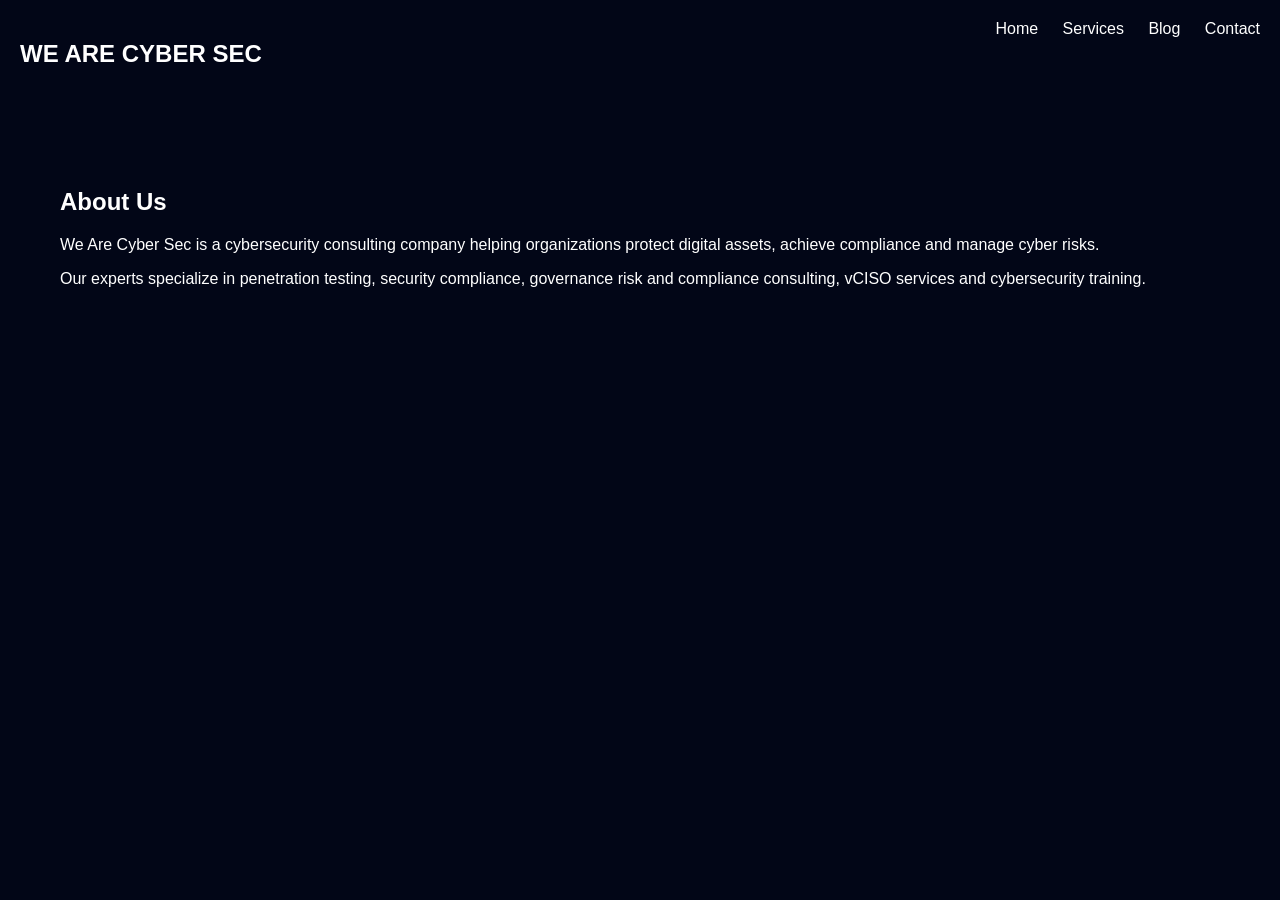
<file: about.html>
<!DOCTYPE html>
<html>
<head>
<title>About | We Are Cyber Sec</title>
<link rel="stylesheet" href="css/style.css">
</head>

<body>

<header>

<h2>WE ARE CYBER SEC</h2>

<nav>
<a href="index.html">Home</a>
<a href="services.html">Services</a>
<a href="blog.html">Blog</a>
<a href="contact.html">Contact</a>
</nav>

</header>

<section class="content">

<h1>About Us</h1>

<p>
We Are Cyber Sec is a cybersecurity consulting company helping organizations
protect digital assets, achieve compliance and manage cyber risks.
</p>

<p>
Our experts specialize in penetration testing, security compliance,
governance risk and compliance consulting, vCISO services and cybersecurity training.
</p>

</section>

</body>
</html>
</file>
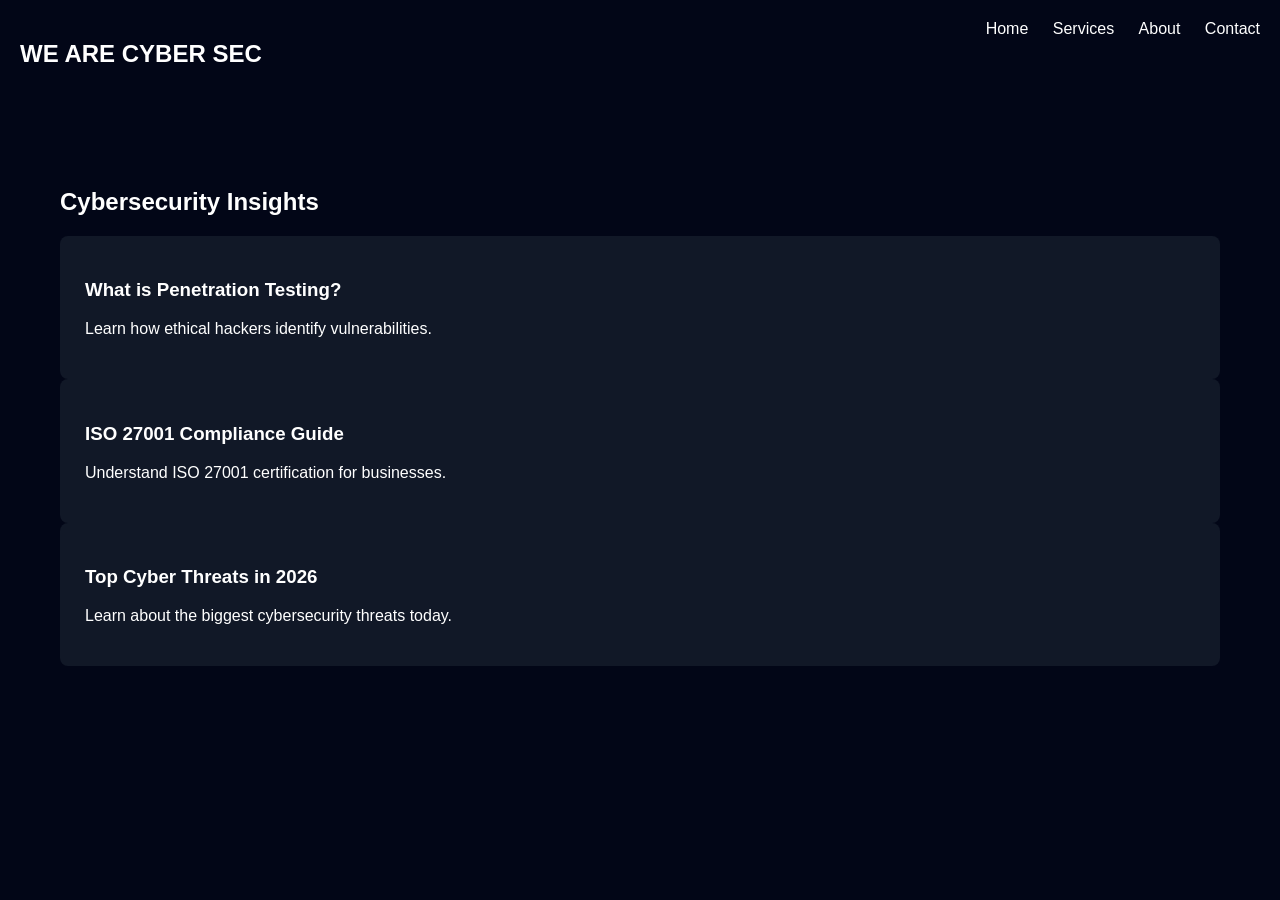
<file: blog.html>
<!DOCTYPE html>
<html>
<head>
<title>Blog | We Are Cyber Sec</title>
<link rel="stylesheet" href="css/style.css">
</head>

<body>

<header>

<h2>WE ARE CYBER SEC</h2>

<nav>
<a href="index.html">Home</a>
<a href="services.html">Services</a>
<a href="about.html">About</a>
<a href="contact.html">Contact</a>
</nav>

</header>

<section class="content">

<h1>Cybersecurity Insights</h1>

<div class="card">
<h3>What is Penetration Testing?</h3>
<p>Learn how ethical hackers identify vulnerabilities.</p>
</div>

<div class="card">
<h3>ISO 27001 Compliance Guide</h3>
<p>Understand ISO 27001 certification for businesses.</p>
</div>

<div class="card">
<h3>Top Cyber Threats in 2026</h3>
<p>Learn about the biggest cybersecurity threats today.</p>
</div>

</section>

</body>
</html>
</file>
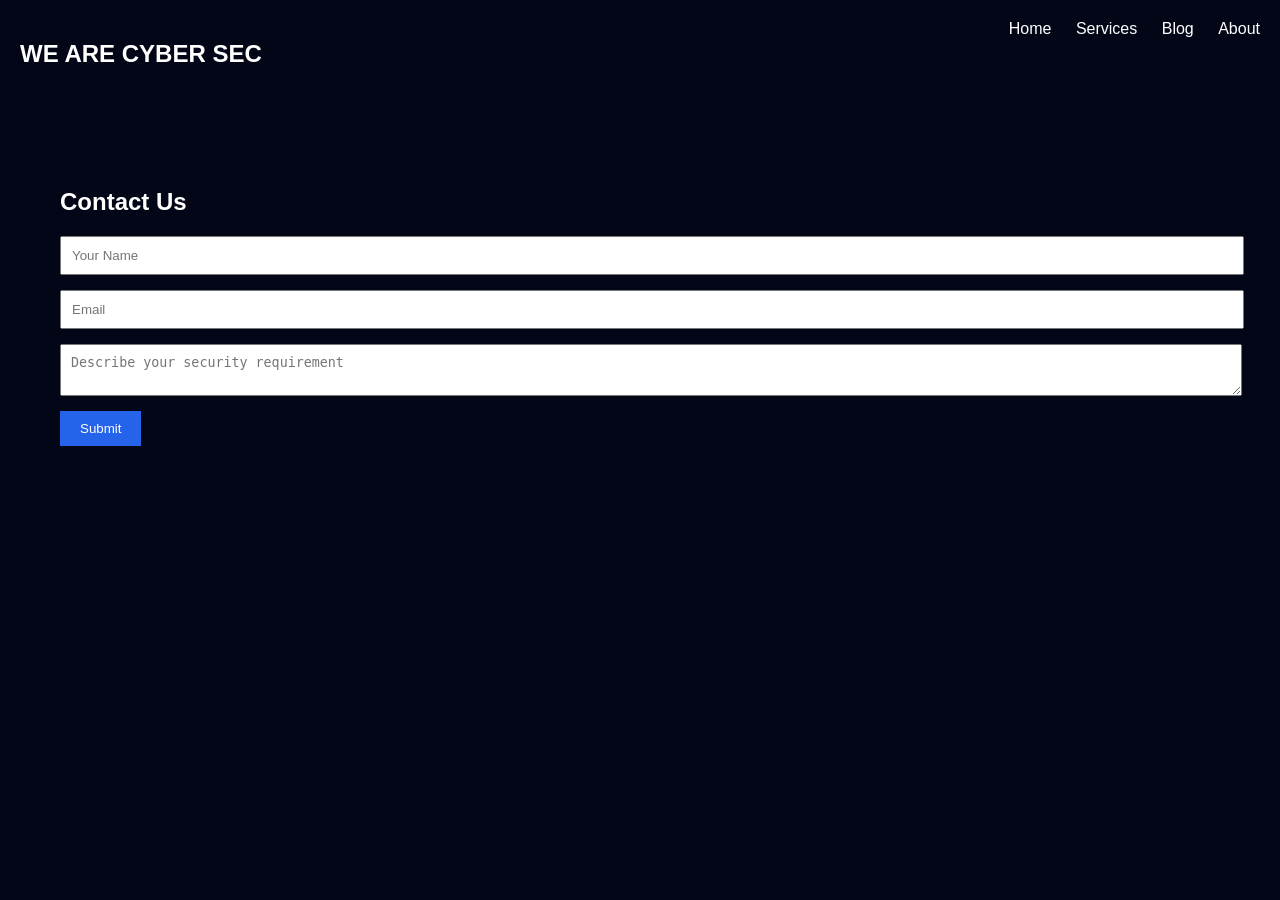
<file: contact.html>
<!DOCTYPE html>
<html>
<head>
<title>Contact | We Are Cyber Sec</title>
<link rel="stylesheet" href="css/style.css">
</head>

<body>

<header>

<h2>WE ARE CYBER SEC</h2>

<nav>
<a href="index.html">Home</a>
<a href="services.html">Services</a>
<a href="blog.html">Blog</a>
<a href="about.html">About</a>
</nav>

</header>

<section class="content">

<h1>Contact Us</h1>

<form>

<input type="text" placeholder="Your Name">

<input type="email" placeholder="Email">

<textarea placeholder="Describe your security requirement"></textarea>

<button type="submit">Submit</button>

</form>

</section>

</body>
</html>
</file>
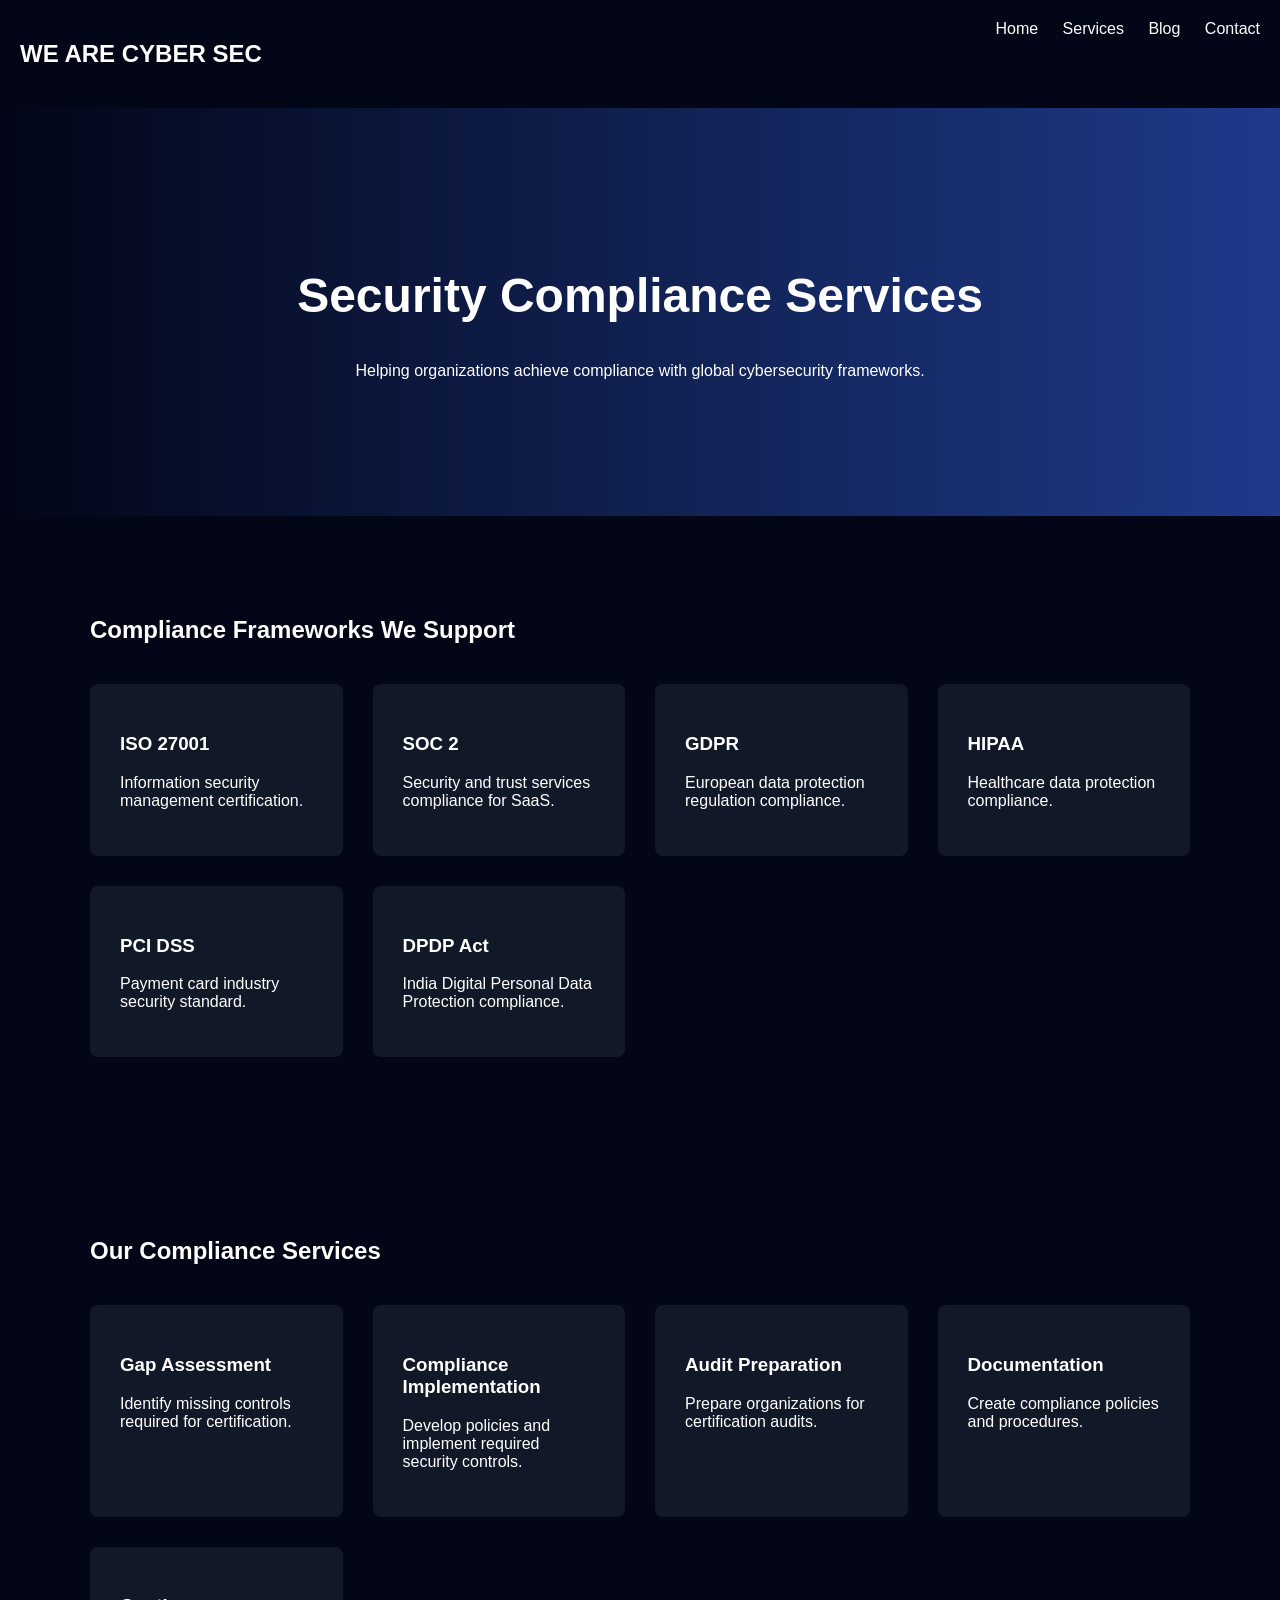
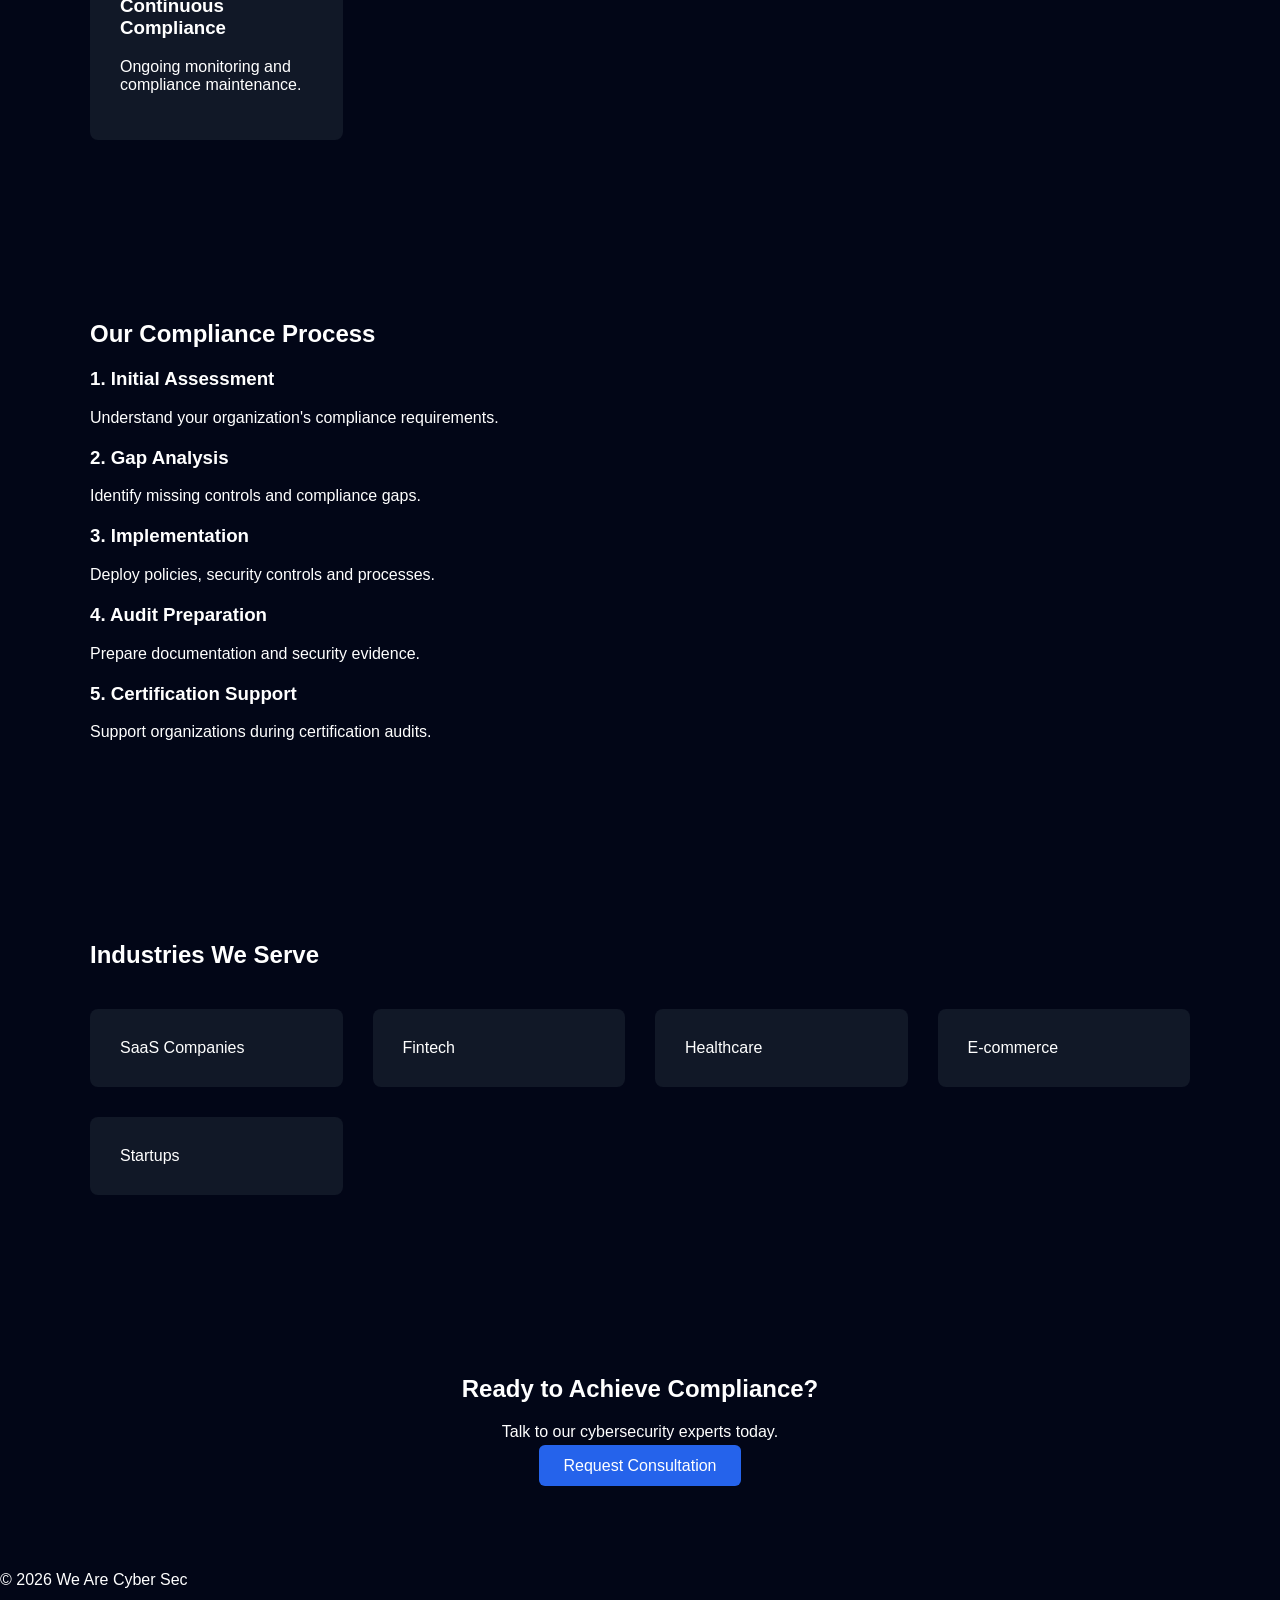
<file: security-compliance.html>
<!DOCTYPE html>
<html lang="en">
<head>

<meta charset="UTF-8">
<meta name="viewport" content="width=device-width, initial-scale=1.0">

<title>Security Compliance Services | We Are Cyber Sec</title>

<link rel="stylesheet" href="css/style.css">

<style>

.hero{
background:linear-gradient(90deg,#020617,#1e3a8a);
padding:120px 20px;
text-align:center;
}

.section{
padding:80px 20px;
max-width:1100px;
margin:auto;
}

.grid{
display:grid;
grid-template-columns:repeat(auto-fit,minmax(250px,1fr));
gap:30px;
margin-top:40px;
}

.card{
background:#111827;
padding:30px;
border-radius:8px;
}

.process-step{
margin-bottom:20px;
}

</style>

</head>

<body>

<header>

<h2>WE ARE CYBER SEC</h2>

<nav>
<a href="index.html">Home</a>
<a href="services.html">Services</a>
<a href="blog.html">Blog</a>
<a href="contact.html">Contact</a>
</nav>

</header>


<section class="hero">

<h1>Security Compliance Services</h1>

<p>
Helping organizations achieve compliance with global cybersecurity frameworks.
</p>

</section>


<section class="section">

<h2>Compliance Frameworks We Support</h2>

<div class="grid">

<div class="card">
<h3>ISO 27001</h3>
<p>Information security management certification.</p>
</div>

<div class="card">
<h3>SOC 2</h3>
<p>Security and trust services compliance for SaaS.</p>
</div>

<div class="card">
<h3>GDPR</h3>
<p>European data protection regulation compliance.</p>
</div>

<div class="card">
<h3>HIPAA</h3>
<p>Healthcare data protection compliance.</p>
</div>

<div class="card">
<h3>PCI DSS</h3>
<p>Payment card industry security standard.</p>
</div>

<div class="card">
<h3>DPDP Act</h3>
<p>India Digital Personal Data Protection compliance.</p>
</div>

</div>

</section>


<section class="section">

<h2>Our Compliance Services</h2>

<div class="grid">

<div class="card">
<h3>Gap Assessment</h3>
<p>Identify missing controls required for certification.</p>
</div>

<div class="card">
<h3>Compliance Implementation</h3>
<p>Develop policies and implement required security controls.</p>
</div>

<div class="card">
<h3>Audit Preparation</h3>
<p>Prepare organizations for certification audits.</p>
</div>

<div class="card">
<h3>Documentation</h3>
<p>Create compliance policies and procedures.</p>
</div>

<div class="card">
<h3>Continuous Compliance</h3>
<p>Ongoing monitoring and compliance maintenance.</p>
</div>

</div>

</section>


<section class="section">

<h2>Our Compliance Process</h2>

<div class="process-step">

<h3>1. Initial Assessment</h3>
<p>Understand your organization's compliance requirements.</p>

</div>

<div class="process-step">

<h3>2. Gap Analysis</h3>
<p>Identify missing controls and compliance gaps.</p>

</div>

<div class="process-step">

<h3>3. Implementation</h3>
<p>Deploy policies, security controls and processes.</p>

</div>

<div class="process-step">

<h3>4. Audit Preparation</h3>
<p>Prepare documentation and security evidence.</p>

</div>

<div class="process-step">

<h3>5. Certification Support</h3>
<p>Support organizations during certification audits.</p>

</div>

</section>


<section class="section">

<h2>Industries We Serve</h2>

<div class="grid">

<div class="card">SaaS Companies</div>
<div class="card">Fintech</div>
<div class="card">Healthcare</div>
<div class="card">E-commerce</div>
<div class="card">Startups</div>

</div>

</section>


<section class="section" style="text-align:center">

<h2>Ready to Achieve Compliance?</h2>

<p>Talk to our cybersecurity experts today.</p>

<a href="contact.html" class="btn">Request Consultation</a>

</section>


<footer>

<p>© 2026 We Are Cyber Sec</p>

</footer>

</body>
</html>
</file>
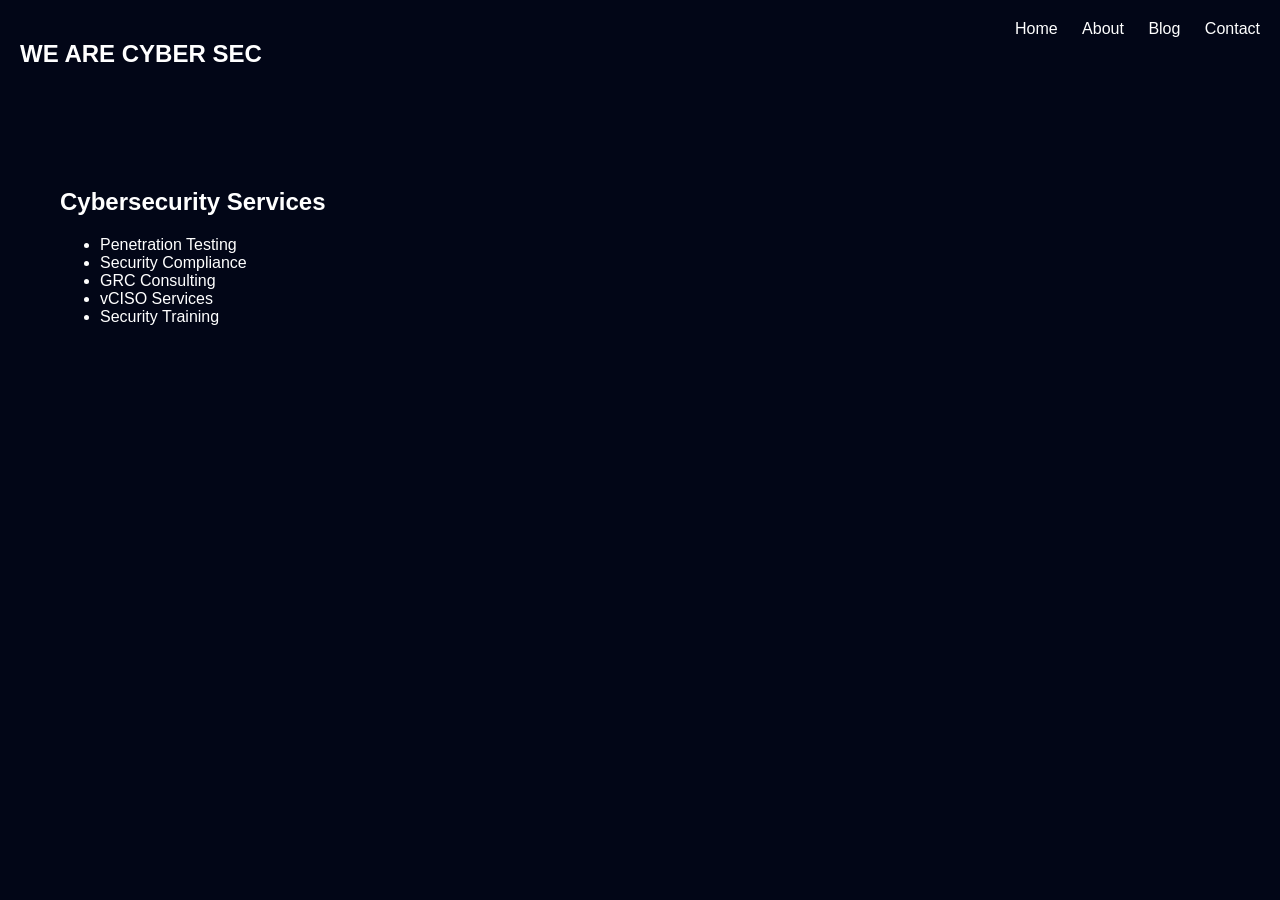
<file: services.html>
<!DOCTYPE html>
<html>
<head>
<title>Services | We Are Cyber Sec</title>
<link rel="stylesheet" href="css/style.css">
</head>

<body>

<header>

<h2>WE ARE CYBER SEC</h2>

<nav>
<a href="index.html">Home</a>
<a href="about.html">About</a>
<a href="blog.html">Blog</a>
<a href="contact.html">Contact</a>
</nav>

</header>

<section class="content">

<h1>Cybersecurity Services</h1>

<ul>

<li>Penetration Testing</li>
<li>Security Compliance</li>
<li>GRC Consulting</li>
<li>vCISO Services</li>
<li>Security Training</li>

</ul>

</section>

</body>
</html>
</file>
<file: css/style.css>
body{
margin:0;
font-family:Arial;
background:#020617;
color:white;
}

header{
display:flex;
justify-content:space-between;
padding:20px;
background:#020617;
}

nav a{
color:white;
margin-left:20px;
text-decoration:none;
}

.hero{
text-align:center;
padding:120px 20px;
}

.hero h1{
font-size:48px;
}

.btn{
background:#2563eb;
padding:12px 25px;
color:white;
text-decoration:none;
border-radius:6px;
}

.services{
padding:60px;
text-align:center;
}

.service-grid{
display:grid;
grid-template-columns:repeat(auto-fit,minmax(250px,1fr));
gap:20px;
}

.card{
background:#111827;
padding:25px;
border-radius:8px;
}

.cta{
text-align:center;
padding:60px;
background:#1e3a8a;
}

.content{
padding:60px;
}

form input,
form textarea{
display:block;
width:100%;
margin-bottom:15px;
padding:10px;
}

button{
padding:10px 20px;
background:#2563eb;
border:none;
color:white;
}
</file>
